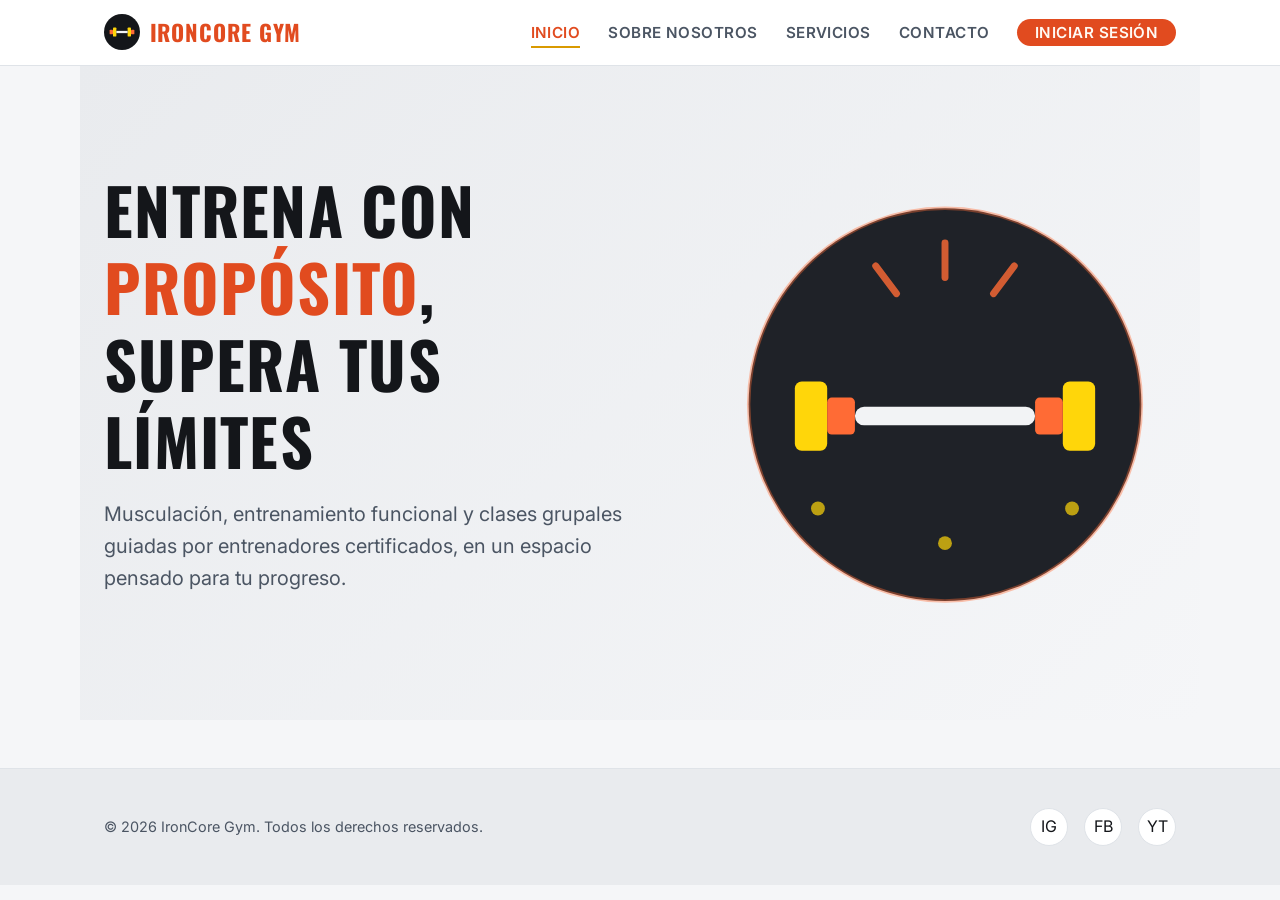
<file: index.html>
<!DOCTYPE html>
<html lang="es">
<head>
  <meta charset="UTF-8" />
  <meta name="viewport" content="width=device-width, initial-scale=1.0" />
  <title>IronCore Gym — Entrena con propósito</title>
  <meta name="description" content="IronCore Gym es un gimnasio de entrenamiento funcional, musculación y clases grupales, con entrenadores certificados y equipos de última generación." />
  <meta name="keywords" content="gimnasio, fitness, musculación, entrenamiento funcional, yoga, spinning" />
  <meta name="author" content="IronCore Gym" />
  <link rel="icon" type="image/svg+xml" href="assets/favicon.svg" />
  <link rel="preconnect" href="https://fonts.googleapis.com" />
  <link href="https://fonts.googleapis.com/css2?family=Oswald:wght@500;600;700&family=Inter:wght@400;500;600&display=swap" rel="stylesheet" />
  <link rel="stylesheet" href="estilos.css" />
</head>
<body>
  <header class="site-header">
    <div class="container">
      <a class="logo" href="index.html">
        <img src="assets/favicon.svg" alt="" width="36" height="36" />
        IronCore Gym
      </a>

      <input type="checkbox" id="menu-toggle" class="menu-toggle-input" />
      <label for="menu-toggle" class="nav-toggle" aria-label="Abrir menú">
        <span></span><span></span><span></span>
      </label>

      <nav class="site-nav" id="menu-principal" aria-label="Navegación principal">
        <ul>
          <li><a href="index.html" aria-current="page">Inicio</a></li>
          <li><a href="sobre-nosotros.html">Sobre nosotros</a></li>
          <li><a href="servicios.html">Servicios</a></li>
          <li><a href="contacto.html">Contacto</a></li>
          <li><a href="iniciar-sesion.html" class="nav-cta">Iniciar sesión</a></li>
        </ul>
      </nav>
    </div>
  </header>

  <main>
    <section class="hero container">
      <div class="hero-text">
        <h1 class="hero-title">Entrena con <span>propósito</span>, supera tus límites</h1>
        <p class="hero-subtitle">
          Musculación, entrenamiento funcional y clases grupales guiadas por
          entrenadores certificados, en un espacio pensado para tu progreso.
        </p>
      </div>
      <div class="hero-image">
        <img src="assets/hero-fitness.svg" alt="Ilustración de una mancuerna sobre un disco de pesas con rayos de energía" />
      </div>
    </section>
  </main>

  <footer class="site-footer">
    <div class="container">
      <p class="footer-copy">&copy; 2026 IronCore Gym. Todos los derechos reservados.</p>
      <ul class="social-links">
        <li><a href="#" aria-label="Síguenos en Instagram">IG</a></li>
        <li><a href="#" aria-label="Síguenos en Facebook">FB</a></li>
        <li><a href="#" aria-label="Síguenos en YouTube">YT</a></li>
      </ul>
    </div>
  </footer>
</body>
</html>
</file>
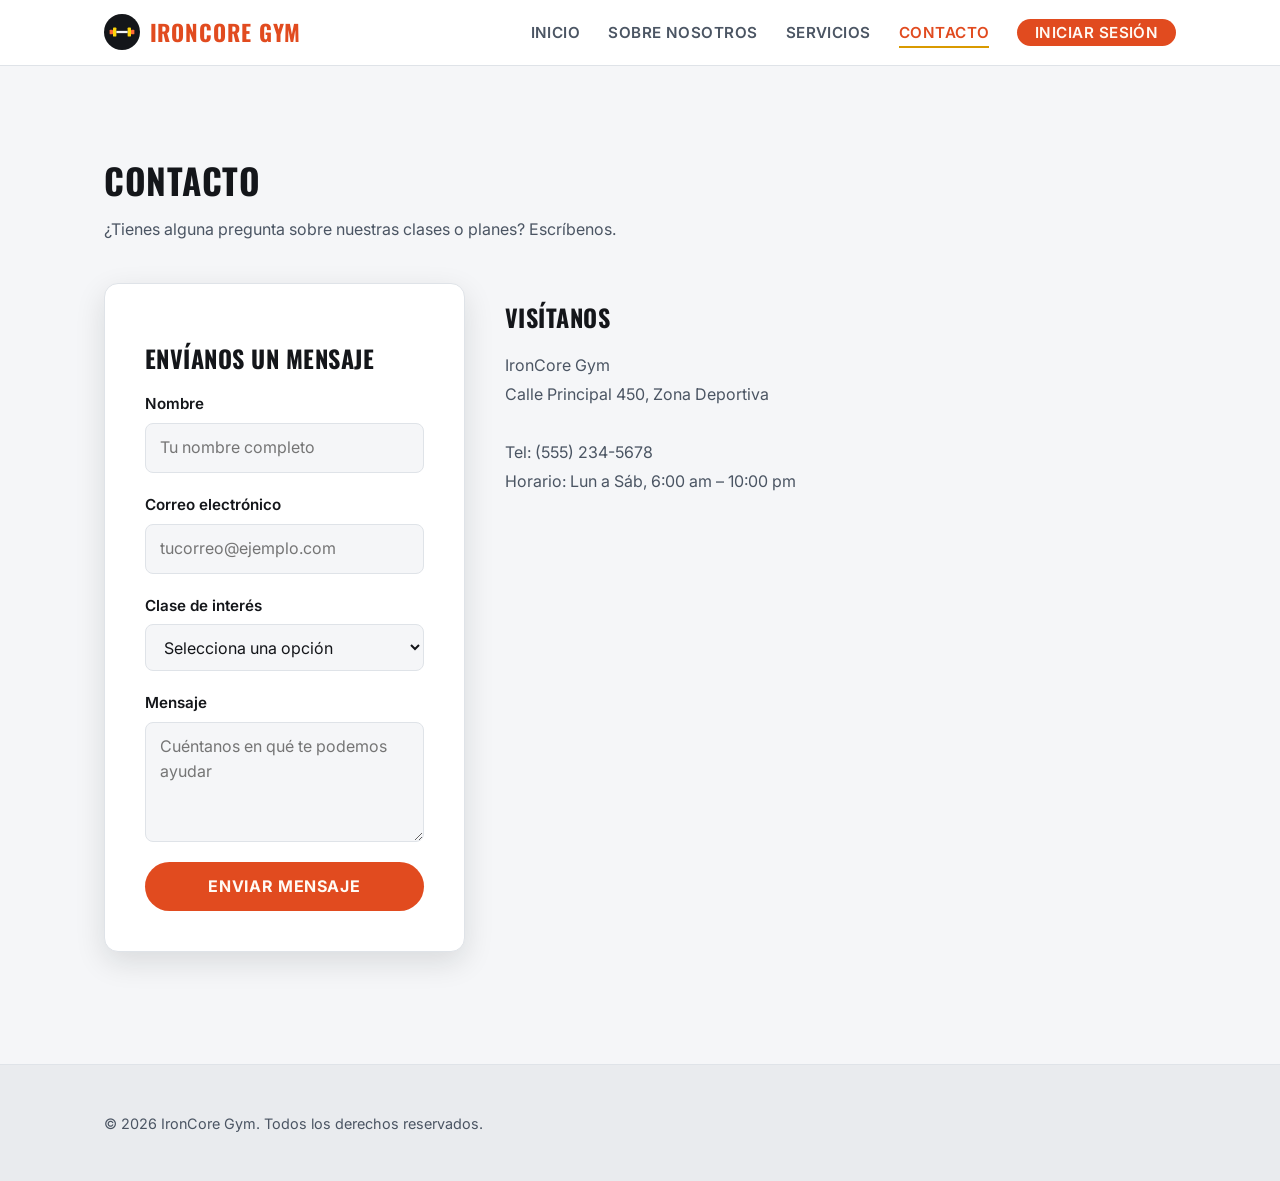
<file: contacto.html>
<!DOCTYPE html>
<html lang="es">
<head>
  <meta charset="UTF-8" />
  <meta name="viewport" content="width=device-width, initial-scale=1.0" />
  <title>Contacto — IronCore Gym</title>
  <meta name="description" content="Escríbenos, visítanos o resuelve tus dudas. Encuentra la dirección de IronCore Gym y envíanos un mensaje directo." />
  <meta name="keywords" content="contacto gimnasio, dirección gimnasio, escríbenos" />
  <meta name="author" content="IronCore Gym" />
  <link rel="icon" type="image/svg+xml" href="assets/favicon.svg" />
  <link rel="preconnect" href="https://fonts.googleapis.com" />
  <link href="https://fonts.googleapis.com/css2?family=Oswald:wght@500;600;700&family=Inter:wght@400;500;600&display=swap" rel="stylesheet" />
  <link rel="stylesheet" href="estilos.css" />
</head>
<body>
  <header class="site-header">
    <div class="container">
      <a class="logo" href="index.html">
        <img src="assets/favicon.svg" alt="" width="36" height="36" />
        IronCore Gym
      </a>

      <input type="checkbox" id="menu-toggle" class="menu-toggle-input" />
      <label for="menu-toggle" class="nav-toggle" aria-label="Abrir menú">
        <span></span><span></span><span></span>
      </label>

      <nav class="site-nav" id="menu-principal" aria-label="Navegación principal">
        <ul>
          <li><a href="index.html">Inicio</a></li>
          <li><a href="sobre-nosotros.html">Sobre nosotros</a></li>
          <li><a href="servicios.html">Servicios</a></li>
          <li><a href="contacto.html" aria-current="page">Contacto</a></li>
          <li><a href="iniciar-sesion.html" class="nav-cta">Iniciar sesión</a></li>
        </ul>
      </nav>
    </div>
  </header>

  <main class="container">
    <section class="section">
      <h1 class="section-title">Contacto</h1>
      <p class="section-lead">¿Tienes alguna pregunta sobre nuestras clases o planes? Escríbenos.</p>

      <div class="contact-layout">
        <section class="form-card" aria-labelledby="form-title">
          <h2 id="form-title">Envíanos un mensaje</h2>
          <form action="#" method="post">
            <div class="form-group">
              <label for="nombre">Nombre</label>
              <input type="text" id="nombre" name="nombre" placeholder="Tu nombre completo" required minlength="2" />
            </div>

            <div class="form-group">
              <label for="email">Correo electrónico</label>
              <input type="email" id="email" name="email" placeholder="tucorreo@ejemplo.com" required />
            </div>

            <div class="form-group">
              <label for="interes">Clase de interés</label>
              <select id="interes" name="interes" required>
                <option value="" disabled selected>Selecciona una opción</option>
                <option value="musculacion">Musculación</option>
                <option value="funcional">Entrenamiento funcional</option>
                <option value="yoga">Yoga</option>
                <option value="spinning">Spinning</option>
                <option value="otro">Otro</option>
              </select>
            </div>

            <div class="form-group">
              <label for="mensaje">Mensaje</label>
              <textarea id="mensaje" name="mensaje" placeholder="Cuéntanos en qué te podemos ayudar" required minlength="10"></textarea>
            </div>

            <button type="submit" class="btn btn-block">Enviar mensaje</button>
          </form>
        </section>

        <aside class="contact-info">
          <h2>Visítanos</h2>
          <address>
            IronCore Gym<br />
            Calle Principal 450, Zona Deportiva<br />
            <br />
            Tel: (555) 234-5678<br />
            Horario: Lun a Sáb, 6:00 am – 10:00 pm
          </address>
        </aside>
      </div>
    </section>
  </main>

  <footer class="site-footer">
    <div class="container">
      <p class="footer-copy">&copy; 2026 IronCore Gym. Todos los derechos reservados.</p>
    </div>
  </footer>
</body>
</html>
</file>
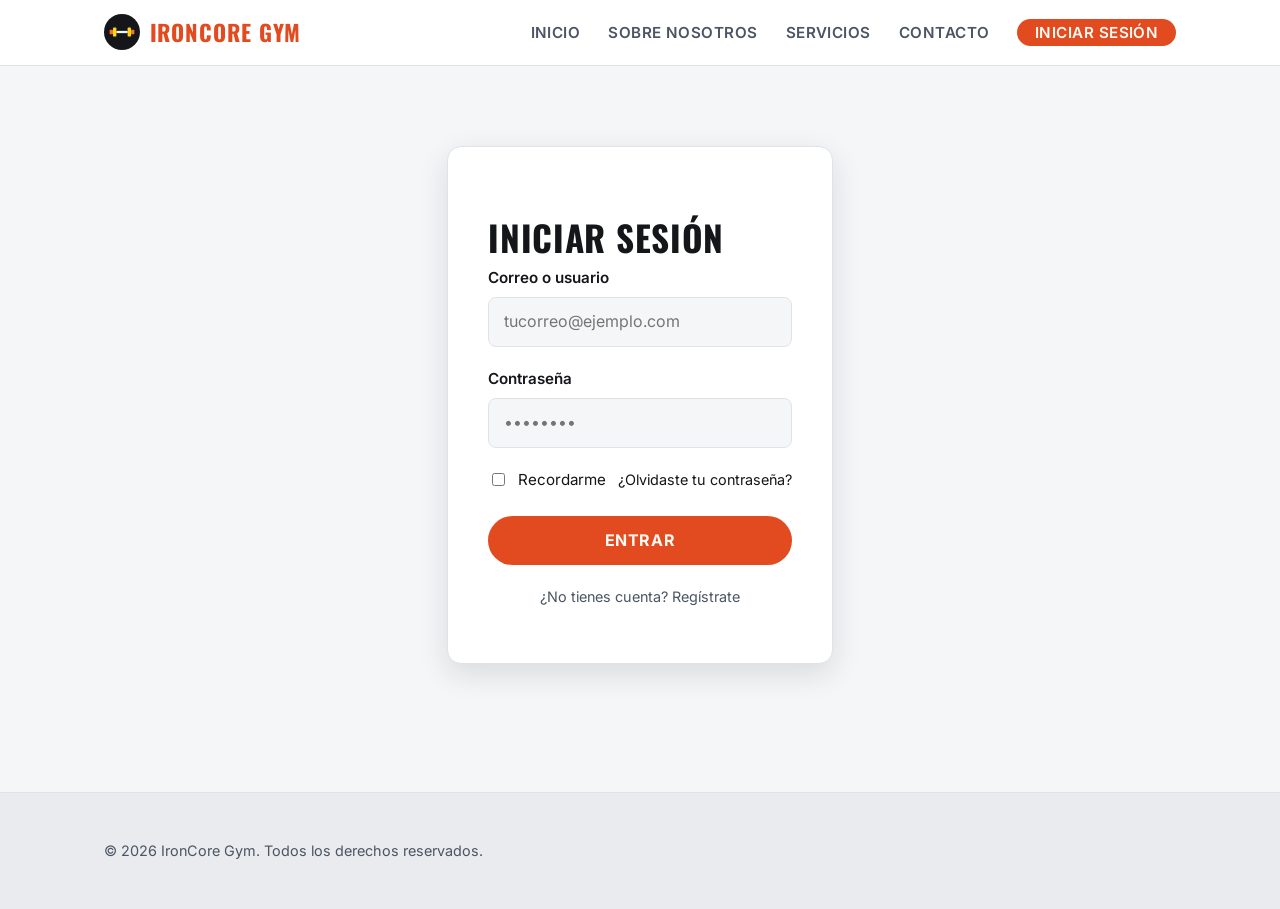
<file: iniciar-sesion.html>
<!DOCTYPE html>
<html lang="es">
<head>
  <meta charset="UTF-8" />
  <meta name="viewport" content="width=device-width, initial-scale=1.0" />
  <title>Iniciar sesión — IronCore Gym</title>
  <meta name="description" content="Inicia sesión en tu cuenta de IronCore Gym para gestionar tu membresía y reservar clases." />
  <meta name="keywords" content="iniciar sesión, cuenta, acceso gimnasio" />
  <meta name="author" content="IronCore Gym" />
  <link rel="icon" type="image/svg+xml" href="assets/favicon.svg" />
  <link rel="preconnect" href="https://fonts.googleapis.com" />
  <link href="https://fonts.googleapis.com/css2?family=Oswald:wght@500;600;700&family=Inter:wght@400;500;600&display=swap" rel="stylesheet" />
  <link rel="stylesheet" href="estilos.css" />
</head>
<body>
  <header class="site-header">
    <div class="container">
      <a class="logo" href="index.html">
        <img src="assets/favicon.svg" alt="" width="36" height="36" />
        IronCore Gym
      </a>

      <input type="checkbox" id="menu-toggle" class="menu-toggle-input" />
      <label for="menu-toggle" class="nav-toggle" aria-label="Abrir menú">
        <span></span><span></span><span></span>
      </label>

      <nav class="site-nav" id="menu-principal" aria-label="Navegación principal">
        <ul>
          <li><a href="index.html">Inicio</a></li>
          <li><a href="sobre-nosotros.html">Sobre nosotros</a></li>
          <li><a href="servicios.html">Servicios</a></li>
          <li><a href="contacto.html">Contacto</a></li>
          <li><a href="iniciar-sesion.html" class="nav-cta" aria-current="page">Iniciar sesión</a></li>
        </ul>
      </nav>
    </div>
  </header>

  <main class="container">
    <div class="login-wrapper">
      <section class="form-card narrow" aria-labelledby="login-title">
        <h1 id="login-title" class="section-title">Iniciar sesión</h1>
        <form action="#" method="post">
          <div class="form-group">
            <label for="usuario">Correo o usuario</label>
            <input type="email" id="usuario" name="usuario" placeholder="tucorreo@ejemplo.com" required />
          </div>

          <div class="form-group">
            <label for="password">Contraseña</label>
            <input type="password" id="password" name="password" placeholder="••••••••" required minlength="6" />
          </div>

          <div class="form-options">
            <div class="form-row-inline">
              <input type="checkbox" id="recordarme" name="recordarme" />
              <label for="recordarme">Recordarme</label>
            </div>
            <a href="#">¿Olvidaste tu contraseña?</a>
          </div>

          <button type="submit" class="btn btn-block">Entrar</button>
        </form>

        <p class="form-footnote">
          ¿No tienes cuenta? <a href="#">Regístrate</a>
        </p>
      </section>
    </div>
  </main>

  <footer class="site-footer">
    <div class="container">
      <p class="footer-copy">&copy; 2026 IronCore Gym. Todos los derechos reservados.</p>
    </div>
  </footer>
</body>
</html>
</file>
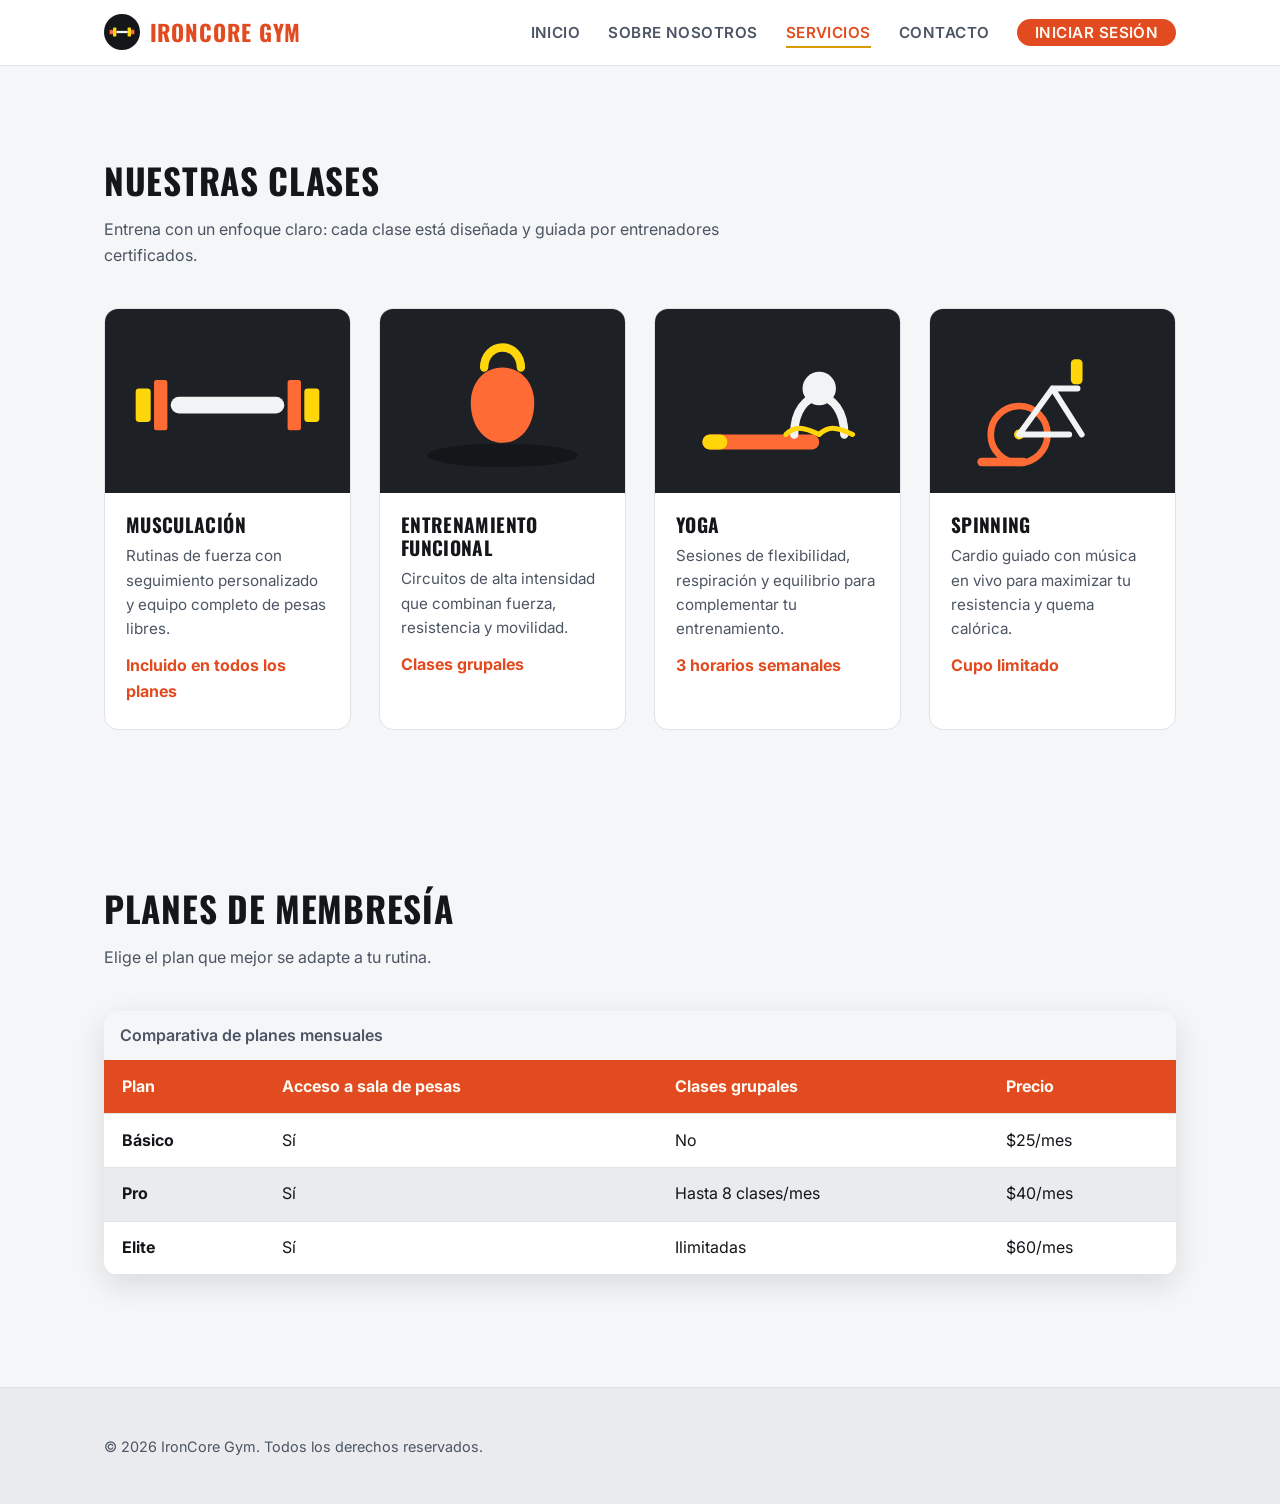
<file: servicios.html>
<!DOCTYPE html>
<html lang="es">
<head>
  <meta charset="UTF-8" />
  <meta name="viewport" content="width=device-width, initial-scale=1.0" />
  <title>Servicios y clases — IronCore Gym</title>
  <meta name="description" content="Descubre las clases de IronCore Gym: musculación, entrenamiento funcional, yoga y spinning, además de nuestros planes de membresía." />
  <meta name="keywords" content="clases gimnasio, musculación, funcional, yoga, spinning, planes de membresía" />
  <meta name="author" content="IronCore Gym" />
  <link rel="icon" type="image/svg+xml" href="assets/favicon.svg" />
  <link rel="preconnect" href="https://fonts.googleapis.com" />
  <link href="https://fonts.googleapis.com/css2?family=Oswald:wght@500;600;700&family=Inter:wght@400;500;600&display=swap" rel="stylesheet" />
  <link rel="stylesheet" href="estilos.css" />
</head>
<body>
  <header class="site-header">
    <div class="container">
      <a class="logo" href="index.html">
        <img src="assets/favicon.svg" alt="" width="36" height="36" />
        IronCore Gym
      </a>

      <input type="checkbox" id="menu-toggle" class="menu-toggle-input" />
      <label for="menu-toggle" class="nav-toggle" aria-label="Abrir menú">
        <span></span><span></span><span></span>
      </label>

      <nav class="site-nav" id="menu-principal" aria-label="Navegación principal">
        <ul>
          <li><a href="index.html">Inicio</a></li>
          <li><a href="sobre-nosotros.html">Sobre nosotros</a></li>
          <li><a href="servicios.html" aria-current="page">Servicios</a></li>
          <li><a href="contacto.html">Contacto</a></li>
          <li><a href="iniciar-sesion.html" class="nav-cta">Iniciar sesión</a></li>
        </ul>
      </nav>
    </div>
  </header>

  <main class="container">
    <section class="section">
      <h1 class="section-title">Nuestras clases</h1>
      <p class="section-lead">
        Entrena con un enfoque claro: cada clase está diseñada y guiada por
        entrenadores certificados.
      </p>

      <div class="card-grid">
        <article class="card">
          <img src="assets/musculacion.svg" alt="Mancuerna cargada con discos de pesas, representando el área de musculación" />
          <div class="card-body">
            <h3>Musculación</h3>
            <p>Rutinas de fuerza con seguimiento personalizado y equipo completo de pesas libres.</p>
            <span class="price-tag">Incluido en todos los planes</span>
          </div>
        </article>

        <article class="card">
          <img src="assets/funcional.svg" alt="Pesa rusa (kettlebell) sobre el suelo, representando el entrenamiento funcional" />
          <div class="card-body">
            <h3>Entrenamiento funcional</h3>
            <p>Circuitos de alta intensidad que combinan fuerza, resistencia y movilidad.</p>
            <span class="price-tag">Clases grupales</span>
          </div>
        </article>

        <article class="card">
          <img src="assets/yoga.svg" alt="Colchoneta de yoga enrollada junto a una silueta en postura de loto" />
          <div class="card-body">
            <h3>Yoga</h3>
            <p>Sesiones de flexibilidad, respiración y equilibrio para complementar tu entrenamiento.</p>
            <span class="price-tag">3 horarios semanales</span>
          </div>
        </article>

        <article class="card">
          <img src="assets/spinning.svg" alt="Bicicleta estática de spinning vista de perfil" />
          <div class="card-body">
            <h3>Spinning</h3>
            <p>Cardio guiado con música en vivo para maximizar tu resistencia y quema calórica.</p>
            <span class="price-tag">Cupo limitado</span>
          </div>
        </article>
      </div>
    </section>

    <section class="section">
      <h2 class="section-title">Planes de membresía</h2>
      <p class="section-lead">Elige el plan que mejor se adapte a tu rutina.</p>

      <div class="table-wrapper">
        <table class="compare-table">
          <caption>Comparativa de planes mensuales</caption>
          <thead>
            <tr>
              <th scope="col">Plan</th>
              <th scope="col">Acceso a sala de pesas</th>
              <th scope="col">Clases grupales</th>
              <th scope="col">Precio</th>
            </tr>
          </thead>
          <tbody>
            <tr>
              <th scope="row">Básico</th>
              <td>Sí</td>
              <td>No</td>
              <td>$25/mes</td>
            </tr>
            <tr>
              <th scope="row">Pro</th>
              <td>Sí</td>
              <td>Hasta 8 clases/mes</td>
              <td>$40/mes</td>
            </tr>
            <tr>
              <th scope="row">Elite</th>
              <td>Sí</td>
              <td>Ilimitadas</td>
              <td>$60/mes</td>
            </tr>
          </tbody>
        </table>
      </div>
    </section>
  </main>

  <footer class="site-footer">
    <div class="container">
      <p class="footer-copy">&copy; 2026 IronCore Gym. Todos los derechos reservados.</p>
    </div>
  </footer>
</body>
</html>
</file>
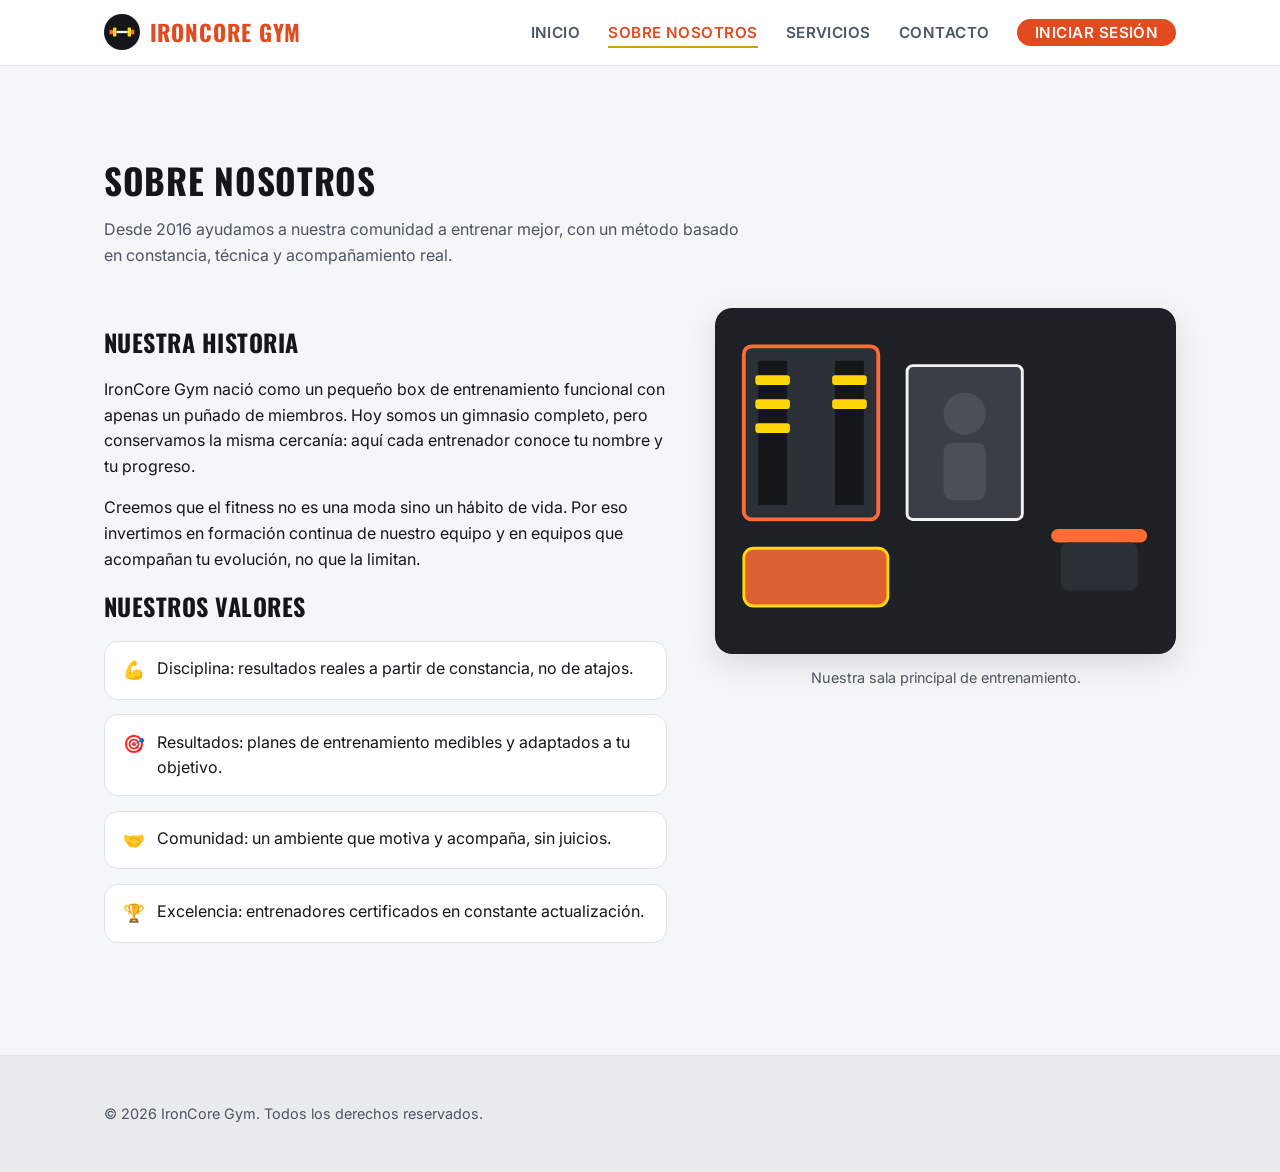
<file: sobre-nosotros.html>
<!DOCTYPE html>
<html lang="es">
<head>
  <meta charset="UTF-8" />
  <meta name="viewport" content="width=device-width, initial-scale=1.0" />
  <title>Sobre nosotros — IronCore Gym</title>
  <meta name="description" content="Conoce la historia de IronCore Gym, nuestra misión y los valores que guían a nuestro equipo de entrenadores desde 2016." />
  <meta name="keywords" content="gimnasio, historia, misión, valores, entrenadores certificados" />
  <meta name="author" content="IronCore Gym" />
  <link rel="icon" type="image/svg+xml" href="assets/favicon.svg" />
  <link rel="preconnect" href="https://fonts.googleapis.com" />
  <link href="https://fonts.googleapis.com/css2?family=Oswald:wght@500;600;700&family=Inter:wght@400;500;600&display=swap" rel="stylesheet" />
  <link rel="stylesheet" href="estilos.css" />
</head>
<body>
  <header class="site-header">
    <div class="container">
      <a class="logo" href="index.html">
        <img src="assets/favicon.svg" alt="" width="36" height="36" />
        IronCore Gym
      </a>

      <input type="checkbox" id="menu-toggle" class="menu-toggle-input" />
      <label for="menu-toggle" class="nav-toggle" aria-label="Abrir menú">
        <span></span><span></span><span></span>
      </label>

      <nav class="site-nav" id="menu-principal" aria-label="Navegación principal">
        <ul>
          <li><a href="index.html">Inicio</a></li>
          <li><a href="sobre-nosotros.html" aria-current="page">Sobre nosotros</a></li>
          <li><a href="servicios.html">Servicios</a></li>
          <li><a href="contacto.html">Contacto</a></li>
          <li><a href="iniciar-sesion.html" class="nav-cta">Iniciar sesión</a></li>
        </ul>
      </nav>
    </div>
  </header>

  <main class="container">
    <section class="section">
      <h1 class="section-title">Sobre nosotros</h1>
      <p class="section-lead">
        Desde 2016 ayudamos a nuestra comunidad a entrenar mejor, con un método
        basado en constancia, técnica y acompañamiento real.
      </p>

      <div class="about-grid">
        <article>
          <h2>Nuestra historia</h2>
          <p>
            IronCore Gym nació como un pequeño box de entrenamiento funcional
            con apenas un puñado de miembros. Hoy somos un gimnasio completo,
            pero conservamos la misma cercanía: aquí cada entrenador conoce tu
            nombre y tu progreso.
          </p>
          <p>
            Creemos que el fitness no es una moda sino un hábito de vida.
            Por eso invertimos en formación continua de nuestro equipo y en
            equipos que acompañan tu evolución, no que la limitan.
          </p>

          <h2>Nuestros valores</h2>
          <ul class="values-list">
            <li><span class="icon">💪</span> Disciplina: resultados reales a partir de constancia, no de atajos.</li>
            <li><span class="icon">🎯</span> Resultados: planes de entrenamiento medibles y adaptados a tu objetivo.</li>
            <li><span class="icon">🤝</span> Comunidad: un ambiente que motiva y acompaña, sin juicios.</li>
            <li><span class="icon">🏆</span> Excelencia: entrenadores certificados en constante actualización.</li>
          </ul>
        </article>

        <figure>
          <img src="assets/historia.svg" alt="Ilustración del interior de IronCore Gym con rack de pesas, espejo y colchonetas" />
          <figcaption>Nuestra sala principal de entrenamiento.</figcaption>
        </figure>
      </div>
    </section>
  </main>

  <footer class="site-footer">
    <div class="container">
      <p class="footer-copy">&copy; 2026 IronCore Gym. Todos los derechos reservados.</p>
    </div>
  </footer>
</body>
</html>
</file>
<file: estilos.css>
/* =========================================================
   IronCore Gym — estilos.css
   Hoja de estilos única compartida por las 5 vistas del sitio
   ========================================================= */

/* ---------- Variables de tema (claro por defecto) ---------- */
:root {
  --color-bg: #f5f6f8;
  --color-bg-alt: #e9ebee;
  --color-surface: #ffffff;
  --color-text: #14161a;
  --color-text-muted: #4b5563;
  --color-primary: #e14b1f;
  --color-primary-dark: #b83a16;
  --color-on-primary: #fffaf4;
  --color-accent: #d99a00;
  --color-border: #dfe3e8;
  --shadow: 0 10px 30px rgba(20, 22, 26, 0.12);
  --radius: 14px;
  --font-heading: "Oswald", "Segoe UI", sans-serif;
  --font-body: "Inter", "Segoe UI", sans-serif;
}

/* Tema oscuro: por preferencia del sistema... */
@media (prefers-color-scheme: dark) {
  :root:not([data-theme="light"]) {
    --color-bg: #14161a;
    --color-bg-alt: #1d2024;
    --color-surface: #1f2228;
    --color-text: #f2f3f5;
    --color-text-muted: #b6bac2;
    --color-primary: #ff6b35;
    --color-primary-dark: #ffd60a;
    --color-on-primary: #14161a;
    --color-accent: #ffd60a;
    --color-border: #2b2f36;
    --shadow: 0 10px 30px rgba(0, 0, 0, 0.5);
  }
}

/* ...o por selección manual del visitante */
:root[data-theme="dark"] {
  --color-bg: #14161a;
  --color-bg-alt: #1d2024;
  --color-surface: #1f2228;
  --color-text: #f2f3f5;
  --color-text-muted: #b6bac2;
  --color-primary: #ff6b35;
  --color-primary-dark: #ffd60a;
  --color-on-primary: #14161a;
  --color-accent: #ffd60a;
  --color-border: #2b2f36;
  --shadow: 0 10px 30px rgba(0, 0, 0, 0.5);
}

/* ---------- Reset básico ---------- */
* ,
*::before,
*::after {
  box-sizing: border-box;
}

html {
  scroll-behavior: smooth;
}

body {
  margin: 0;
  background-color: var(--color-bg);
  color: var(--color-text);
  font-family: var(--font-body);
  line-height: 1.6;
  transition: background-color 0.3s ease, color 0.3s ease;
}

img {
  max-width: 100%;
  display: block;
}

a {
  color: inherit;
  text-decoration: none;
}

ul {
  margin: 0;
  padding: 0;
}

h1, h2, h3 {
  font-family: var(--font-heading);
  text-transform: uppercase;
  letter-spacing: 0.02em;
  line-height: 1.2;
  color: var(--color-text);
}

.container {
  width: 100%;
  max-width: 1120px;
  margin-inline: auto;
  padding-inline: 1.5rem;
}

.visually-hidden {
  position: absolute;
  width: 1px;
  height: 1px;
  overflow: hidden;
  clip: rect(0 0 0 0);
  white-space: nowrap;
}

/* ---------- Header y navegación (Flexbox) ---------- */
.site-header {
  position: sticky;
  top: 0;
  z-index: 100;
  background-color: var(--color-surface);
  border-bottom: 1px solid var(--color-border);
}

.site-header .container {
  display: flex;
  align-items: center;
  justify-content: space-between;
  gap: 1rem;
  padding-block: 0.9rem;
}

.logo {
  display: flex;
  align-items: center;
  gap: 0.6rem;
  font-family: var(--font-heading);
  font-size: 1.4rem;
  font-weight: 700;
  text-transform: uppercase;
  letter-spacing: 0.04em;
  color: var(--color-primary);
}

.logo img {
  width: 36px;
  height: 36px;
}

.menu-toggle-input {
  display: none;
}

.nav-toggle {
  display: none;
  flex-direction: column;
  justify-content: center;
  gap: 5px;
  width: 42px;
  height: 42px;
  background: none;
  border: 1px solid var(--color-border);
  border-radius: 8px;
  cursor: pointer;
}

.nav-toggle span {
  display: block;
  height: 2px;
  width: 22px;
  margin-inline: auto;
  background-color: var(--color-text);
  transition: transform 0.3s ease, opacity 0.3s ease;
}

.site-nav {
  display: flex;
  align-items: center;
  gap: 1.75rem;
}

.site-nav ul {
  display: flex;
  align-items: center;
  gap: 1.75rem;
  list-style: none;
}

.site-nav a {
  font-weight: 600;
  font-size: 0.95rem;
  text-transform: uppercase;
  letter-spacing: 0.03em;
  color: var(--color-text-muted);
  padding-block: 0.25rem;
  border-bottom: 2px solid transparent;
  transition: color 0.2s ease, border-color 0.2s ease;
}

.site-nav a:hover,
.site-nav a[aria-current="page"] {
  color: var(--color-primary);
  border-color: var(--color-accent);
}

.nav-cta {
  background-color: var(--color-primary);
  color: var(--color-on-primary) !important;
  padding: 0.5rem 1.1rem;
  border-radius: 999px;
  border-bottom: none !important;
}

.nav-cta:hover {
  background-color: var(--color-primary-dark);
}

/* ---------- Footer ---------- */
.site-footer {
  background-color: var(--color-bg-alt);
  border-top: 1px solid var(--color-border);
  padding-block: 2rem;
  margin-top: 3rem;
}

.site-footer .container {
  display: flex;
  flex-wrap: wrap;
  align-items: center;
  justify-content: space-between;
  gap: 1rem;
}

.footer-copy {
  font-size: 0.9rem;
  color: var(--color-text-muted);
}

.social-links {
  display: flex;
  gap: 1rem;
  list-style: none;
}

.social-links a {
  display: inline-flex;
  align-items: center;
  justify-content: center;
  width: 38px;
  height: 38px;
  border-radius: 50%;
  background-color: var(--color-surface);
  border: 1px solid var(--color-border);
  transition: background-color 0.2s ease, transform 0.2s ease;
}

.social-links a:hover {
  background-color: var(--color-primary);
  color: var(--color-on-primary);
  transform: translateY(-3px);
}

/* ---------- Hero (Vista Inicio) ---------- */
.hero {
  display: flex;
  align-items: center;
  gap: 3rem;
  padding-block: clamp(3rem, 8vw, 6rem);
  background: linear-gradient(135deg, var(--color-bg-alt), var(--color-bg));
}

.hero-text {
  flex: 1 1 420px;
}

.hero-title {
  font-size: clamp(2.4rem, 5.5vw, 4rem);
  margin: 0 0 1rem;
  opacity: 0;
  animation: fadeInUp 0.8s ease forwards;
}

.hero-title span {
  color: var(--color-primary);
}

.hero-subtitle {
  font-size: clamp(1rem, 2vw, 1.25rem);
  color: var(--color-text-muted);
  max-width: 46ch;
  opacity: 0;
  animation: fadeInUp 0.8s ease 0.25s forwards;
}

.hero-image {
  flex: 1 1 320px;
  opacity: 0;
  animation: fadeIn 1s ease 0.4s forwards;
}

@keyframes fadeInUp {
  from {
    opacity: 0;
    transform: translateY(24px);
  }
  to {
    opacity: 1;
    transform: translateY(0);
  }
}

@keyframes fadeIn {
  from {
    opacity: 0;
  }
  to {
    opacity: 1;
  }
}

/* ---------- Secciones genéricas ---------- */
.section {
  padding-block: clamp(2.5rem, 6vw, 4rem);
}

.section-title {
  font-size: clamp(1.6rem, 3vw, 2.2rem);
  margin-bottom: 0.5rem;
}

.section-lead {
  color: var(--color-text-muted);
  max-width: 65ch;
  margin-bottom: 2.5rem;
  text-transform: none;
}

/* ---------- Vista Sobre nosotros (Grid 2 columnas) ---------- */
.about-grid {
  display: grid;
  grid-template-columns: 1.1fr 0.9fr;
  gap: 3rem;
  align-items: start;
}

.about-grid figure {
  margin: 0;
}

.about-grid img {
  border-radius: var(--radius);
  box-shadow: var(--shadow);
}

figcaption {
  margin-top: 0.75rem;
  font-size: 0.9rem;
  color: var(--color-text-muted);
  text-align: center;
}

.values-list {
  list-style: none;
  display: flex;
  flex-direction: column;
  gap: 0.9rem;
  margin-top: 1.25rem;
}

.values-list li {
  display: flex;
  gap: 0.75rem;
  align-items: flex-start;
  background-color: var(--color-surface);
  border: 1px solid var(--color-border);
  border-radius: var(--radius);
  padding: 0.9rem 1.1rem;
}

.values-list .icon {
  color: var(--color-accent);
  font-size: 1.1rem;
}

/* ---------- Vista Servicios (tarjetas) ---------- */
.card-grid {
  display: grid;
  grid-template-columns: repeat(auto-fit, minmax(240px, 1fr));
  gap: 1.75rem;
}

.card {
  background-color: var(--color-surface);
  border: 1px solid var(--color-border);
  border-radius: var(--radius);
  overflow: hidden;
  transition: transform 0.3s ease, box-shadow 0.3s ease;
}

.card:hover,
.card:focus-within {
  transform: translateY(-8px);
  box-shadow: var(--shadow);
}

.card img {
  width: 100%;
  aspect-ratio: 4 / 3;
  object-fit: cover;
}

.card-body {
  padding: 1.25rem 1.3rem 1.5rem;
}

.card-body h3 {
  font-size: 1.2rem;
  margin: 0 0 0.5rem;
}

.card-body p {
  color: var(--color-text-muted);
  font-size: 0.95rem;
  margin: 0;
  text-transform: none;
}

.price-tag {
  display: inline-block;
  margin-top: 0.75rem;
  font-weight: 700;
  color: var(--color-primary);
}

/* ---------- Tabla comparativa ---------- */
.table-wrapper {
  overflow-x: auto;
  border-radius: var(--radius);
  box-shadow: var(--shadow);
}

.compare-table {
  width: 100%;
  border-collapse: collapse;
  background-color: var(--color-surface);
  min-width: 480px;
}

.compare-table caption {
  text-align: left;
  font-weight: 600;
  padding: 0.75rem 1rem;
  color: var(--color-text-muted);
}

.compare-table th,
.compare-table td {
  padding: 0.85rem 1.1rem;
  text-align: left;
  border-bottom: 1px solid var(--color-border);
}

.compare-table thead th {
  background-color: var(--color-primary);
  color: var(--color-on-primary);
}

.compare-table tbody tr:nth-child(even) {
  background-color: var(--color-bg-alt);
}

/* ---------- Formularios (Contacto / Iniciar sesión) ---------- */
.form-card {
  background-color: var(--color-surface);
  border: 1px solid var(--color-border);
  border-radius: var(--radius);
  box-shadow: var(--shadow);
  padding: clamp(1.5rem, 4vw, 2.5rem);
  max-width: 640px;
}

.form-card.narrow {
  max-width: 420px;
  margin-inline: auto;
}

.form-group {
  display: flex;
  flex-direction: column;
  gap: 0.4rem;
  margin-bottom: 1.25rem;
}

.form-group label {
  font-weight: 600;
  font-size: 0.95rem;
}

.form-group input[type="text"],
.form-group input[type="email"],
.form-group input[type="password"],
.form-group select,
.form-group textarea {
  font: inherit;
  padding: 0.7rem 0.9rem;
  border: 1px solid var(--color-border);
  border-radius: 8px;
  background-color: var(--color-bg);
  color: var(--color-text);
  transition: border-color 0.2s ease, box-shadow 0.2s ease;
}

.form-group input:focus,
.form-group select:focus,
.form-group textarea:focus {
  outline: none;
  border-color: var(--color-accent);
  box-shadow: 0 0 0 3px rgba(217, 154, 0, 0.25);
}

.form-group textarea {
  resize: vertical;
  min-height: 120px;
}

.form-row-inline {
  display: flex;
  align-items: center;
  gap: 0.6rem;
}

.form-row-inline label {
  font-weight: 400;
  font-size: 0.95rem;
}

.form-options {
  display: flex;
  align-items: center;
  justify-content: space-between;
  flex-wrap: wrap;
  gap: 0.75rem;
  margin-bottom: 1.5rem;
  font-size: 0.9rem;
}

.btn {
  display: inline-block;
  font: inherit;
  font-weight: 700;
  text-transform: uppercase;
  letter-spacing: 0.04em;
  padding: 0.75rem 1.6rem;
  border-radius: 999px;
  border: none;
  background-color: var(--color-primary);
  color: var(--color-on-primary);
  cursor: pointer;
  transition: background-color 0.2s ease, transform 0.2s ease;
}

.btn:hover {
  background-color: var(--color-primary-dark);
  transform: translateY(-2px);
}

.btn-block {
  width: 100%;
}

.form-footnote {
  margin-top: 1.25rem;
  font-size: 0.9rem;
  color: var(--color-text-muted);
  text-align: center;
}

.contact-layout {
  display: flex;
  flex-wrap: wrap;
  gap: 2.5rem;
  align-items: flex-start;
}

.contact-info {
  flex: 1 1 260px;
}

.contact-info address {
  font-style: normal;
  color: var(--color-text-muted);
  line-height: 1.8;
}

.login-wrapper {
  display: flex;
  justify-content: center;
  padding-block: clamp(2.5rem, 8vw, 5rem);
}

/* ---------- Responsive ---------- */
@media (max-width: 820px) {
  .about-grid {
    grid-template-columns: 1fr;
  }

  .hero {
    flex-direction: column;
    text-align: center;
  }

  .hero-image {
    order: -1;
    max-width: 320px;
    margin-inline: auto;
  }

  .contact-layout {
    flex-direction: column;
  }
}

@media (max-width: 680px) {
  .nav-toggle {
    display: flex;
  }

  .site-nav {
    position: absolute;
    top: 100%;
    left: 0;
    right: 0;
    flex-direction: column;
    align-items: stretch;
    background-color: var(--color-surface);
    border-bottom: 1px solid var(--color-border);
    padding: 1rem 1.5rem 1.5rem;
    display: none;
  }

  .menu-toggle-input:checked ~ .site-nav {
    display: flex;
  }

  .site-nav ul {
    flex-direction: column;
    align-items: flex-start;
    gap: 0.9rem;
  }

  .site-header .container {
    position: relative;
    flex-wrap: wrap;
  }

  .menu-toggle-input:checked ~ .nav-toggle span:nth-child(1) {
    transform: translateY(7px) rotate(45deg);
  }

  .menu-toggle-input:checked ~ .nav-toggle span:nth-child(2) {
    opacity: 0;
  }

  .menu-toggle-input:checked ~ .nav-toggle span:nth-child(3) {
    transform: translateY(-7px) rotate(-45deg);
  }
}
</file>
